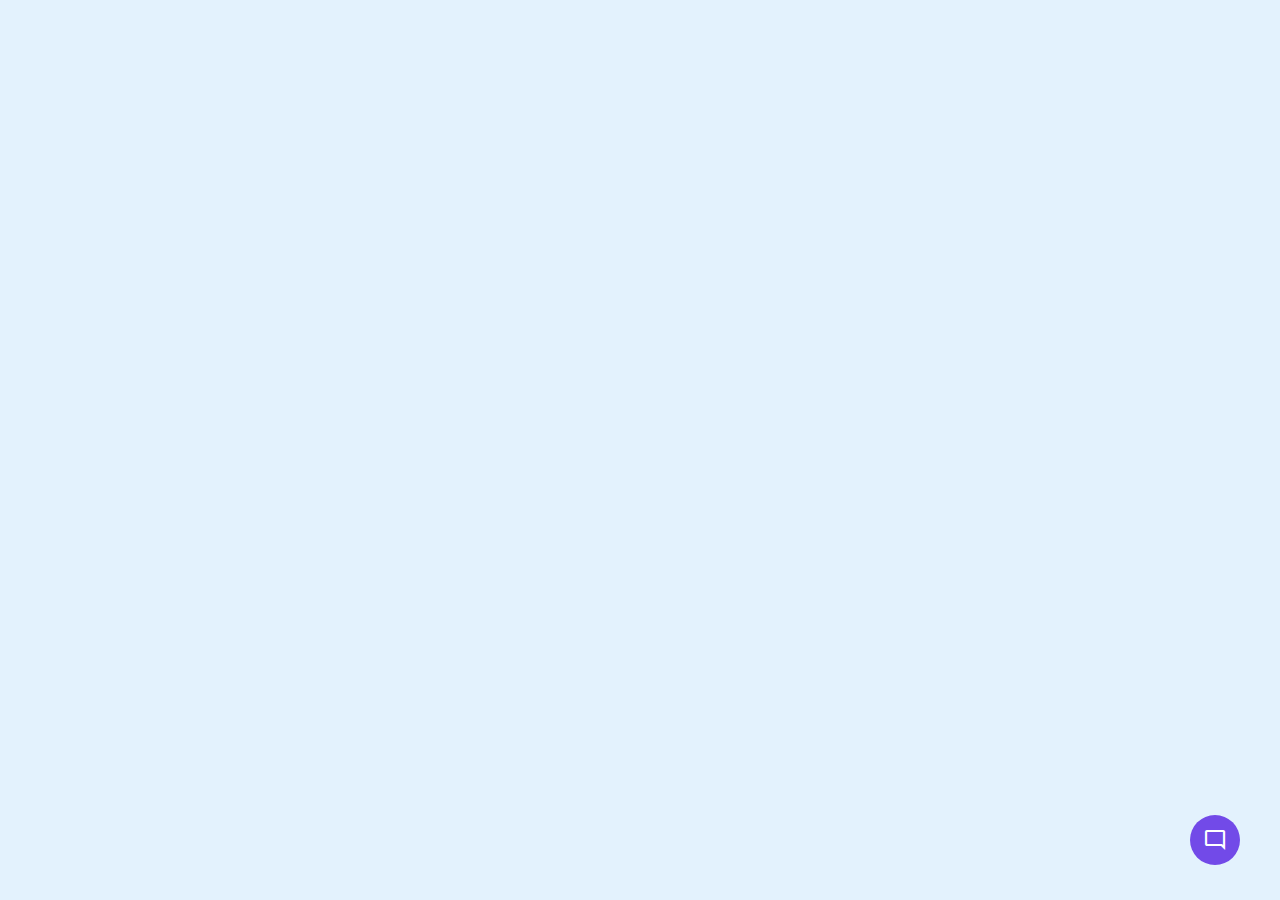
<file: chatbot/index.html>
<!DOCTYPE html>
<html lang="en">
<head>
    <meta charset="UTF-8">
    <meta name="viewport" content="width=device-width, initial-scale=1.0">
    <link rel="stylesheet" href="style.css">
    <link rel="preconnect" href="https://fonts.googleapis.com">
    <link rel="preconnect" href="https://fonts.gstatic.com" crossorigin>
    <link rel="stylesheet" href="https://fonts.googleapis.com/css2?family=Material+Symbols+Outlined:opsz,wght,FILL,GRAD@48,400,0,0" />
    <link href="https://fonts.googleapis.com/css2?family=Be+Vietnam+Pro:wght@400;500;700&family=Montserrat:wght@100&display=swap" rel="stylesheet">
    <title>Chatbot</title>

</head>
<body>
    <button class="chatbot-toggler">
        <span class="material-symbols-outlined">mode_comment</span>
        <span class="material-symbols-outlined">close</span>
    </button>
    <div class="chatbot">
        <header>
            <h2>Chatbot</h2>
            <span class="material-symbols-outlined">close</span>
        </header>
        <ul class="chatbox">
            <li class="chat incoming">
                <span class="material-symbols-outlined">smart_toy</span>
                <p>Hi there 👋 <br> How can I help you today?</p>
            </li>
        </ul>
        <div class="chat-input">
            <textarea placeholder="Enter a message..." required></textarea>
            <span class="material-symbols-outlined" id="send-btn">
                send
            </span>
        </div>
    </div>
    <script src="script.js"></script>
</body>
</html>
</file>
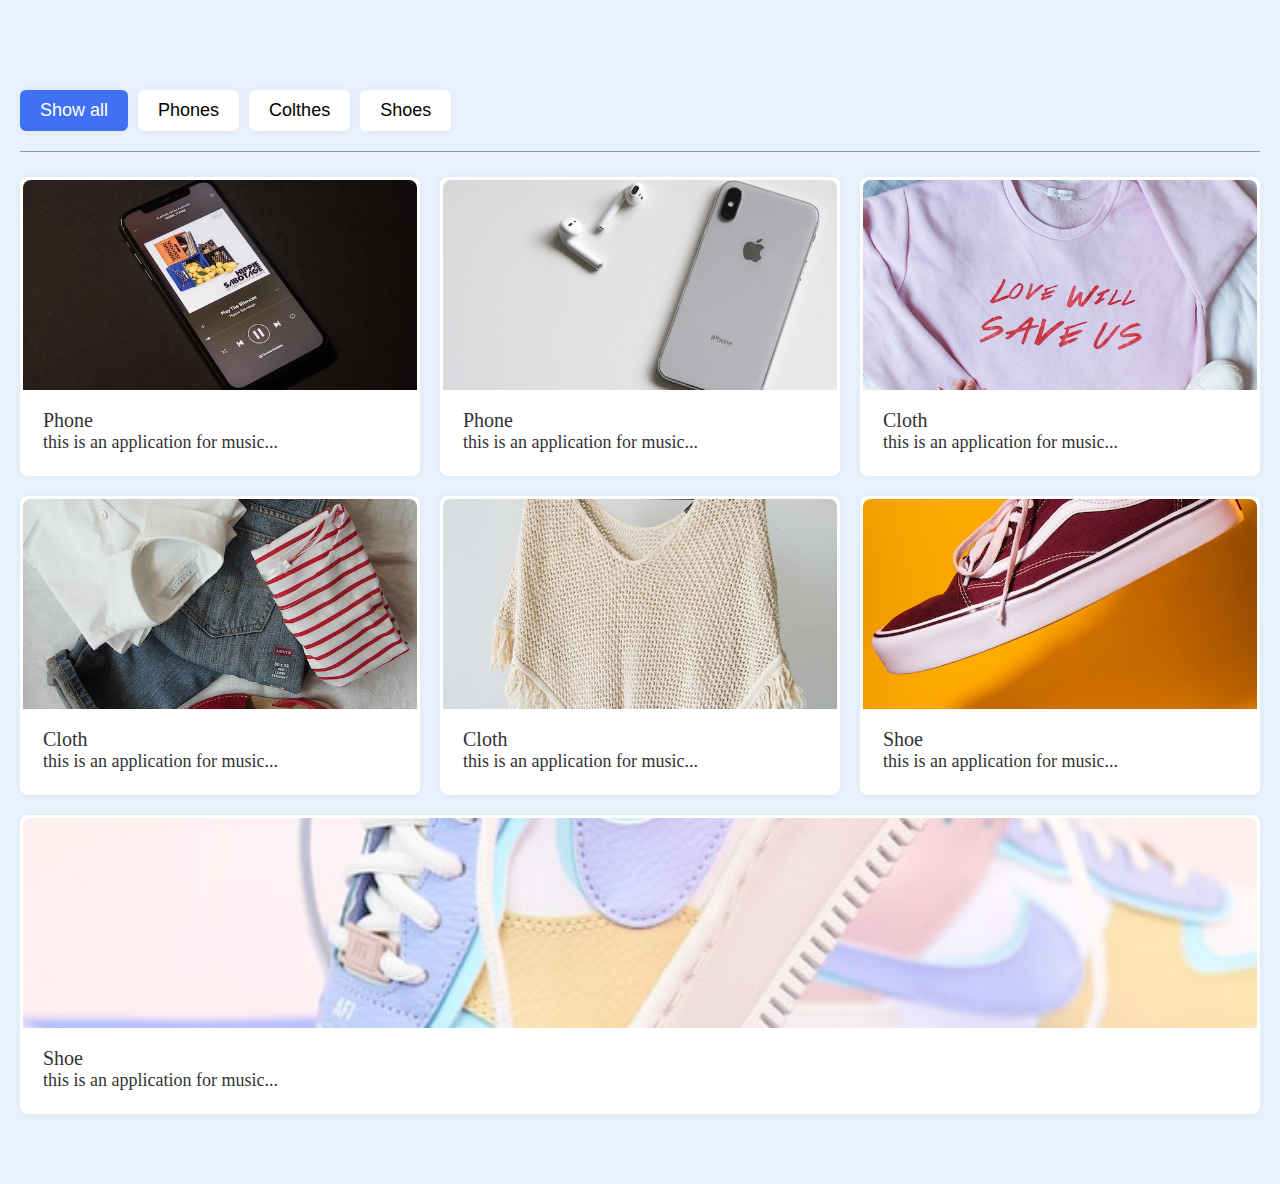
<file: Image-Gallery/index.html>
<!DOCTYPE html>
<html lang="en">
<head>
    <meta charset="UTF-8">
    <meta name="viewport" content="width=device-width, initial-scale=1.0">
    <title>Image-Gallery</title>
    <link rel="stylesheet" href="style.css">
    <script src="script.js" defer></script>
</head>
<body>
    <div class="container">

        <div class="filter_buttons">
            <button class="active" data-name="all">Show all</button>
            <button data-name="phones">Phones</button>
            <button data-name="colthes">Colthes</button>
            <button data-name="shoes">Shoes</button>
        </div>

        <div class="filter_cards">

            <div class="cards" data-name="phones">
                <img src="img/phone-1.jpg" alt="phone">
                <div class="card_body">
                    <h6 class="card_title">Phone</h6>
                    <p class="card_text">this is an application for music...</p>
                </div>
            </div>

            <div class="cards" data-name="phones">
                <img src="img/phone-2.jpg" alt="phone">
                <div class="card_body">
                    <h6 class="card_title">Phone</h6>
                    <p class="card_text">this is an application for music...</p>
                </div>
            </div>

            <div class="cards" data-name="colthes">
                <img src="img/cloth-1.jpg" alt="cloth">
                <div class="card_body">
                    <h6 class="card_title">Cloth</h6>
                    <p class="card_text">this is an application for music...</p>
                </div>
            </div>

            <div class="cards" data-name="colthes">
                <img src="img/cloth-2.jpg" alt="cloth">
                <div class="card_body">
                    <h6 class="card_title">Cloth</h6>
                    <p class="card_text">this is an application for music...</p>
                </div>
            </div>

            <div class="cards" data-name="colthes">
                <img src="img/cloth-3.jpg" alt="cloth">
                <div class="card_body">
                    <h6 class="card_title">Cloth</h6>
                    <p class="card_text">this is an application for music...</p>
                </div>
            </div>

            <div class="cards" data-name="shoes">
                <img src="img/shoe-1.jpg" alt="cloth">
                <div class="card_body">
                    <h6 class="card_title">Shoe</h6>
                    <p class="card_text">this is an application for music...</p>
                </div>
            </div>

            <div class="cards" data-name="shoes">
                <img src="img/shoe-2.jpg" alt="cloth">
                <div class="card_body">
                    <h6 class="card_title">Shoe</h6>
                    <p class="card_text">this is an application for music...</p>
                </div>
            </div>
        </div>

    </div>

    
</body>
</html>
</file>
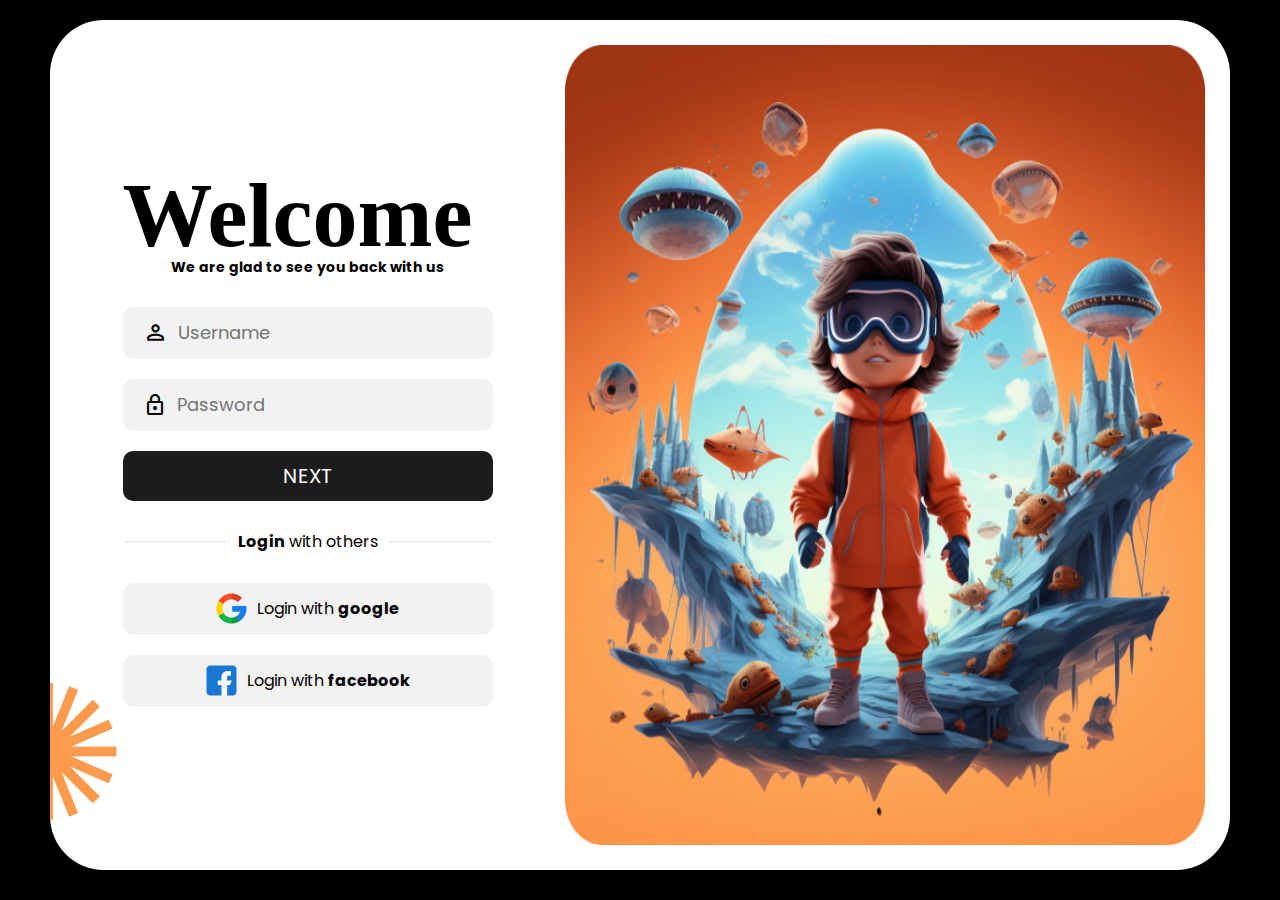
<file: login_page/index.html>
<!DOCTYPE html>
<html lang="en">
<head>
    <meta charset="UTF-8">
    <meta name="viewport" content="width=device-width, initial-scale=1.0">
    <link rel="stylesheet" href="style.css">
    <link rel="stylesheet" href="https://fonts.googleapis.com/css2?family=Material+Symbols+Outlined:opsz,wght,FILL,GRAD@48,400,0,0" />
    <title>Login Page</title>
</head>
<body>
    
    <div class="log_body">

        <div class="container">
            <div class="con_log">
                <div class="head">
                     <h1>Welcome</h1>
                     <p>We are glad to see you back with us</p>
                </div>
                <form action="" method="POST">
     
                     <div class="user">
                        <span class="material-symbols-outlined">
                            person
                        </span>
                        <input type="text" placeholder="Username">
                     </div>
     
                     <div class="password">
                        <span class="material-symbols-outlined">
                            lock
                        </span>
                        <input type="password" placeholder="Password">
                     </div>
     
                     <button type="submit">NEXT</button>
                </form>
     
                <div class="ter_log">
                     <hr>
                     <p><b>Login</b> with others</p>
                </div>
     
                <div class="log_with">
                 <div class="google_div">
                    <img src="./img/google 1.png" alt="">
                    <p>Login with <b>google</b></p>
                 </div>
                 <div class="facebook_div">
                    <img src="./img/facebook 1.png" alt="">
                    <p>Login with <b>facebook</b></p>
                 </div>
                </div>
             </div>
        </div>
       
        <div class="con_img">
            <img src="./img/Rectangle 4.png" alt="">
        </div>
        <img class="vector" src="./img/Vector.png" alt="">
    </div>
</body>
</html>
</file>
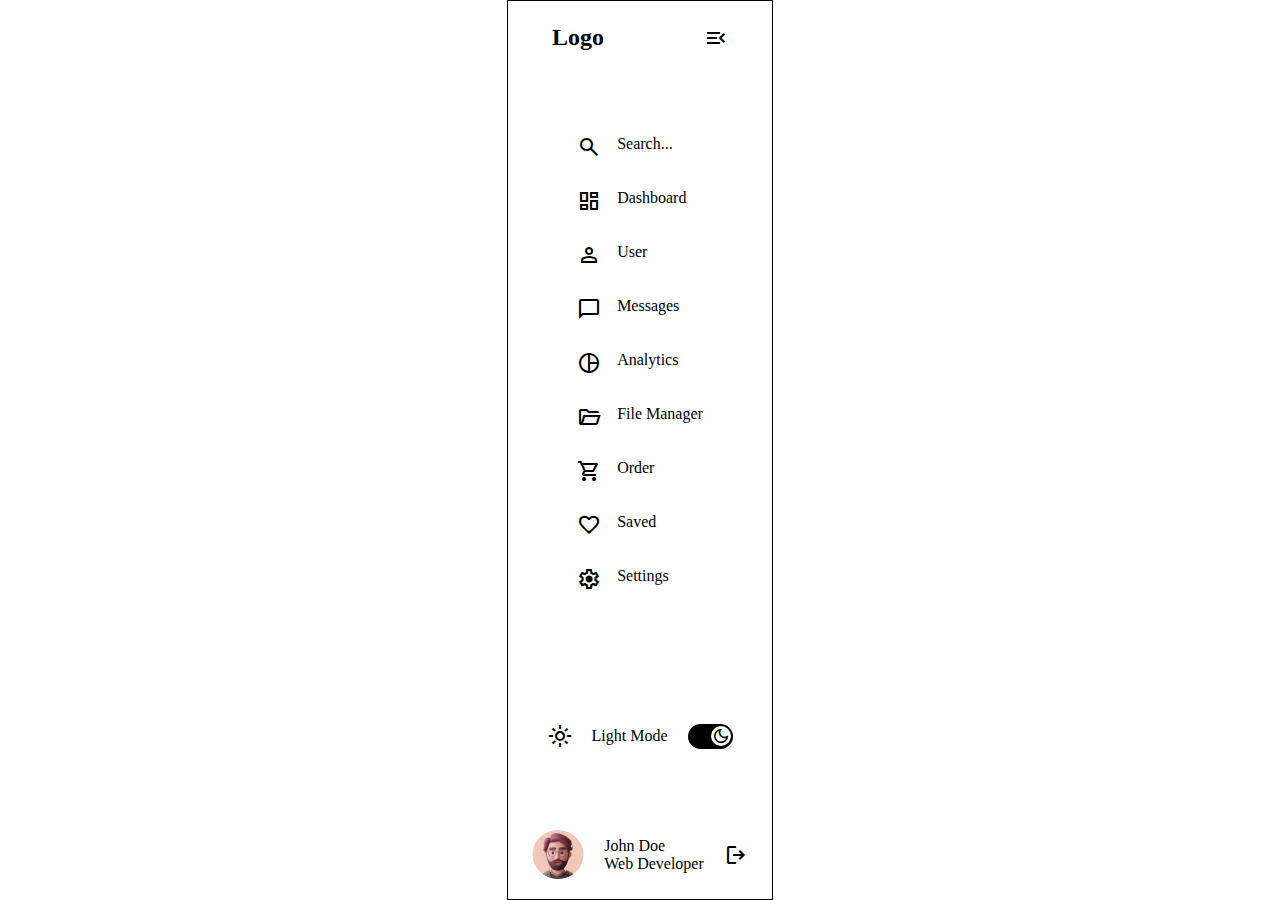
<file: sidebar/index.html>
<!DOCTYPE html>
<html lang="en">
<head>
    <meta charset="UTF-8">
    <meta name="viewport" content="width=device-width, initial-scale=1.0">
    <link rel="stylesheet" href="https://fonts.googleapis.com/css2?family=Material+Symbols+Outlined:opsz,wght,FILL,GRAD@24,400,0,0" />
    <link rel="stylesheet" href="style.css">
    <title>Web</title>
</head>
<body>
    
    <div class="container">

        <div class="log-div">
            <h2 class="" id="logo">Logo</h2>
            <span class="material-symbols-outlined" id="menu">
                menu_open
            </span>
        </div>



        <div class="items-div">
            <div class="search">
                <span class="material-symbols-outlined">
                    search
                </span>
                <p class="">Search...</p>
            </div>
            <div class="dash">
                <span class="material-symbols-outlined">
                    dashboard
                </span>
                <p class="">Dashboard</p>
            </div>
            <div class="user">
                <span class="material-symbols-outlined">
                    person
                </span>
                <p class="">User</p>
            </div>
            <div class="message">
                <span class="material-symbols-outlined">
                    chat_bubble
                </span>
                <p class="">Messages</p>
            </div>
            <div class="analy">
                <span class="material-symbols-outlined">
                    pie_chart
                </span>
                <p class="">Analytics</p>
            </div>
            <div class="file-m">
                <span class="material-symbols-outlined">
                    folder_open
                </span>
                <p class="">File Manager</p>
            </div>
            <div class="order">
                <span class="material-symbols-outlined">
                    shopping_cart
                </span>
                <p class="">Order</p>
            </div>
            <div class="saved">
                <span class="material-symbols-outlined">
                    favorite
                </span>
                <p class="">Saved</p>
            </div>
            <div class="setting">
                <span class="material-symbols-outlined">
                    settings
                </span>
                <p class="">Settings</p>
            </div>
        </div>

        <div class="mode-div" id="btn">
                <span class="material-symbols-outlined" id="icon-mode">
                    light_mode
                </span>
                <p id="pr-text" class="">Light Mode</p>
            <div class="btn">
                <div class="circle change">
                    <span class="material-symbols-outlined dark-btn" id="icon-btn">
                        dark_mode
                    </span>
                </div>
            </div>
        </div>
        
        <div class="profile-div">

                <img src="Pic.jpg" alt="" class="" id="sidebar_img">
                <p class="">John Doe<br>Web Developer</p>
                <span class="material-symbols-outlined">
                    logout
                </span>

        </div>

    </div>

<script src="script.js"></script>
</body>
</html>
</file>
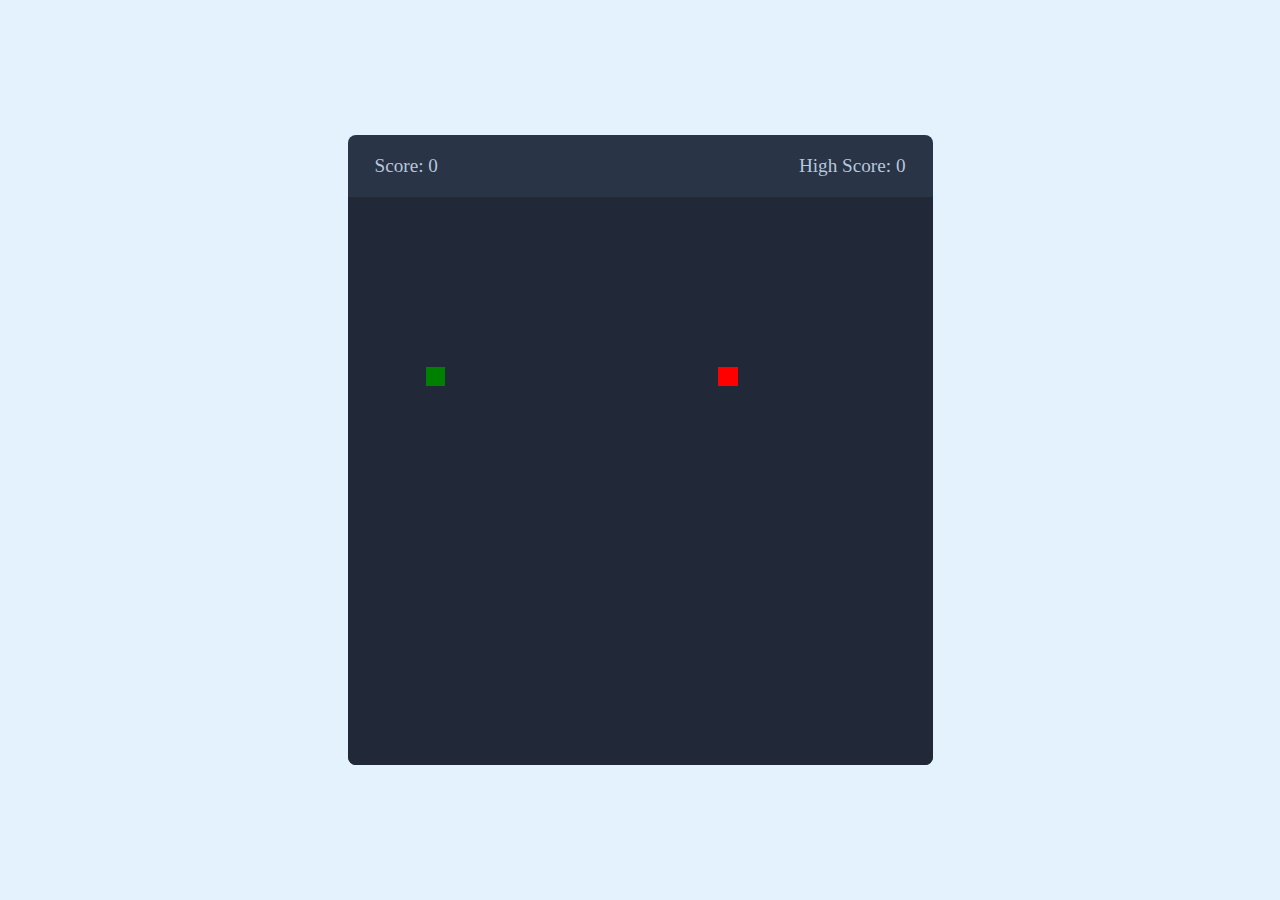
<file: snake-game/index.html>
<!DOCTYPE html>
<html lang="en">
<head>
    <meta charset="UTF-8">
    <meta name="viewport" content="width=, initial-scale=1.0">
    <link rel="stylesheet" href="style.css">
    <link rel="stylesheet" href="https://fonts.googleapis.com/css2?family=Material+Symbols+Outlined:opsz,wght,FILL,GRAD@48,400,0,0" />
    <script src="script.js" defer></script>
    <title>Sanke | game</title>
    
</head>
<body>
    <div class="wrapper">
        <div class="game-details">
          <span class="score">Score: 0</span>
          <span class="high-score">High Score: 0</span>
        </div>
        <div class="play-board"></div>
        <div class="controls">
            <span data-key="ArrowLeft" class="material-symbols-outlined">arrow_back</span>
            <span data-key="ArrowUp" class="material-symbols-outlined">arrow_upward</span>
            <span data-key="ArrowRight" class="material-symbols-outlined">arrow_right_alt</span>
            <span data-key="ArrowDown" class="material-symbols-outlined">arrow_downward</span>

        </div>
    </div>
    <div class="over finish">
        <div class="game-over">Game Over</div>
        <span class="material-symbols-outlined">refresh</span>
    </div>
    
</body>
</html>
</file>
<file: chatbot/style.css>
* {
    margin: 0;
    padding: 0;
    box-sizing: border-box;
    font-family: 'Be Vietnam Pro', sans-serif;
    color: #fff;
}
body {
    background: #E3F2FD;
}
.chatbot-toggler {
    position: fixed;
    right: 40px;
    bottom: 35px;
    width: 50px;
    height: 50px;
    border: none;
    outline: none;
    color: #fff;
    display: flex;
    align-items: center;
    justify-content: center;
    cursor: pointer;
    border-radius: 50%;
    background: #724ae8;
    transition: all 0.2s ease;
}
.show-chatbot .chatbot-toggler {
    transform: rotate(90deg);
}
.show-chatbot .chatbot-toggler span:first-child {
    opacity: 0;
}
.chatbot-toggler span:last-child {
    opacity: 0;
    position: absolute;
}
.show-chatbot .chatbot-toggler span:last-child {
    opacity: 1;
}
.chatbot {
    position: fixed;
    right: 40px;
    bottom: 100px;
    width: 420px;
    overflow: hidden;
    transform: scale(0.5);
    pointer-events: none;
    opacity: 0;
    background: #fff;
    border-radius: 15px;
    box-shadow: 0 0 128px 0 rgba(0, 0, 0, 0.1),
                0 32px 64px -48px rgba(0, 0, 0, 0.5);
    transition: all 0.1s ease;
    transform-origin: bottom;
}
.show-chatbot .chatbot {
    transform: scale(1);
    opacity: 1;
    pointer-events: auto;
}
.chatbot header {
    position: relative;
    background: #724ae8;
    padding: 16px 0;
    text-align: center;
}
.chatbot header p {
    color: #fff;
    font-size: 1.4rem;
}
.chatbot header span {
    position: absolute;
    right: 20px;
    top: 50%;
    cursor: pointer;
    display: none;
    transform: translateY(-50%);
}
.chatbox {
    height: 510px;
    overflow-y: auto;
    padding: 30px 20px 70px;
}
.chatbox .chat {
    display: flex;

}
.chatbox .incoming span {
    height: 32px;
    width: 32px;
    background: #724ae8;
    text-align: center;
    align-self: flex-end;
    line-height: 32px;
    border-radius: 4px;
    margin: 0 10px 7px 0;
}
.chatbox .incoming p.error {
    color: #721c24;
    background: #f8d7da;
}
.chatbox .outgoing {
    justify-content: flex-end;
    margin: 20px 0;
}
.chatbox .chat p {
    max-width: 75%;
    padding: 12px 16px;
    font-size: 0.95rem;
    border-radius: 10px 10px 0 10px;
    background: #724ae8;
}
.chatbox .incoming p {
    background: #f2f2f2;
    color: #000;
    border-radius: 10px 10px 10px 0;

}
.chatbot .chat-input {
    position: absolute;
    bottom: 0;
    width: 100%;
    display: flex;
    gap: 5px;
    background: #fff;
    padding: 5px 20px;
    border-top: 1px solid #ccc;
}
.chat-input textarea {
    height: 55px;
    width: 100%;
    border: none;
    outline: none;
    font-size: 0.95rem;
    resize: none;
    padding: 16px 15px 16px 0;
    color: #000;
    max-height: 180px;
}
.chat-input span {
    height: 55px;
    line-height: 55px;
    color: #724ae8;
    cursor: pointer;
    font-size: 1.35rem;
    visibility: hidden;
}
.chat-input textarea:valid ~ span {
    visibility: visible;
}


/* responsive */
@media(max-width: 490px) {
    .chatbot {
        right: 0;
        bottom: 0;
        width: 100%;
        height: 100%;
        border-radius: 0;
    }
    .chatbot .chatbox {
        height: 90%;
    }
    .chatbot header span {
        display: block;
    }
}
</file>
<file: Image-Gallery/style.css>
* {
    margin: 0;
    padding: 0;
    box-sizing: border-box;
}
body {
    min-height: 100vh;
    background: #e7f2fd;
}
.container {
    position: relative;
    max-width: 1350px;
    width: 100%;
    padding: 20px;
    margin:  50px auto;
}
.filter_buttons {
    position: sticky;
    top: 0px;
    border-bottom: 1px solid #839ab2;
    padding: 20px 0;
    display: flex;
    flex-wrap: wrap;
    align-items: center;
    gap: 10px;
    background: #e7f2fd;
}
button {
    padding: 10px 20px;
    font-size: 18px;
    background: #fff;
    border: none;
    border-radius: 6px;
    cursor: pointer;
    box-shadow: 0 0 10px rgba(0, 0, 0, 0.05);
}
button.active {
    background: #4070f4;
    color: #fff;
}
.filter_cards {
    display: flex;
    margin-top: 25px;
    gap: 20px;
    flex-wrap: wrap;
}
.cards {
    flex-grow: 1;
    flex-basis: 300px;
    background-color: #fff;
    border-radius: 8px;
    padding: 3px;
    box-shadow: 0 0 10px rgba(0, 0, 0, 0.05);
}
.cards.hide {
    display: none;
}
.cards img {
    width: 100%;
    height: 210px;
    object-fit: cover;
    border-radius: 8px 8px 0 0;
}
.card_body {
    padding: 15px 20px 20px;
    color: #333;
}
.card_title {
    font-size: 20px;
    font-weight: 500;
}
.card_text {
    font-size: 18px;
}
</file>
<file: login_page/style.css>
@import url('https://fonts.googleapis.com/css2?family=Be+Vietnam+Pro:wght@400;500;700&family=Montserrat:wght@100&family=Smooch+Sans:wght@500&display=swap');
@import url('https://fonts.googleapis.com/css2?family=Be+Vietnam+Pro:wght@400;500;700&family=Montserrat:wght@100&family=Poppins:wght@200&family=Smooch+Sans:wght@500&display=swap');

*{
    margin: 0;
    padding: 0;
    box-sizing: border-box;
    font-family: 'Poppins';
}
body {
    background: #000000;
    
}
.log_body {
    width: calc(100vw - 100px);
    height: calc(100vh - 50px);
    margin: 20px auto;
    background: #ffffff;
    border-radius: 54px;

    display: flex;
    position: relative;
    overflow: hidden;
}
.container {
    margin: auto;
}
.con_log {
    width: 370px;
    background: #fff;
    margin: auto;

    display: flex;
    flex-direction: column;
    gap: 40px;
}
.head h1 {
font-style: normal;
font-weight: 700;
font-size: 90px;
font-family: 'Smooch';

}
.head p {
    font-size: 14px;
    text-align: center;
    line-height: 0px;
    font-family: 'Poppins';
    font-weight: 700;
}
form {
    display: flex;
    flex-direction: column;
    gap: 20px;
}
form .user, .password {
    height: 52px;
    padding: 0 20px;
    background: #F2F2F2;
    border-radius: 10px;
    display: flex;
    align-items: center;
}
form .user span {
    font-size: 25px;
}
form input {
    width: 294px;
    height: 100%;
    padding-left: 10px;
    border-radius:0 10px 10px 0;
    background: #F2F2F2;
    border: none;
    font-size: 18px;
    font-family: 'Poppins';
}
input:focus {
    outline: none;
}
button {
    height: 50px;
    border: none;
    border-radius: 10px;
    background: #1C1C1C;
    color: #ffffff;
    font-size: 20px;
    cursor: pointer;
}
.ter_log {
    position: relative;
}
.ter_log hr {
    background: #F0EDFF;
    opacity: 0.2;
}
.ter_log p {
    position: absolute;
    top: -12px;
    left: 50%;
    padding: 0 10px;
    transform: translateX(-50%);
    background: #ffffff;
}
.log_with div {
    height: 52px;
    display: flex;
    align-items: center;
    justify-content: center;
    margin-bottom: 20px;
    background: #F2F2F2;
    border-radius: 10px;
    cursor: pointer;
    
}
.log_with div p {
    padding-left: 10px;
}
.con_img img {
    height: calc(100vh - 100px);
    width: calc(50vw);
    margin-top: 25px;
    margin-right: 25px;
}

img.vector {
    display: none;
    position: absolute;
    bottom: 50px;
    left: -2px;
}
@media screen and (max-width: 500px) {
   .log_body{
        width: 100vw;
        height: 100vh;
        margin: 0;
        border-radius: 0;

   } 
}
@media screen and (max-width: 1084px) {
    
    .log_body .con_img img{
        display: none;
    }
}
@media screen and (min-width: 1240px) {
    
    .log_body .vector{
        display: block;
    }
}

@media screen {
    
}
</file>
<file: sidebar/style.css>
*{
    margin: 0;
    padding: 0;
    box-sizing: border-box;
}
.container {
    display: flex;
    flex-direction: column;
    gap: 30px;

    width: 266px;
    height: 100vh;
    margin: auto;
    padding: 20px;
    border: 1px solid;

}
.dark {
    background: #000;
    color: #fff;
}
.log-div {
    display: flex;
    justify-content: center;
    align-items: center;
    width: 100%;
    height: 33px;
}
.log-div h2 {
    margin-right: 100px;
}
.log-div span {
    cursor: pointer;
}

.items-div {
    display: flex;
    flex-direction: column;
    gap: 30px;
    margin: auto;
}
.items-div div {
    display: flex;
}
.items-div div p {
    padding-left: 16px;
}
.mode-div {
    display: flex;
    justify-content: center;
    gap: 20px;
    margin: auto;
    align-items: center;
}
.mode-div div.btn{
    height:25px;
    width: 45px;
    border-radius: 15px;
    font-size: 40px;
    background: #000;
    position: relative;
    cursor: pointer;
}
.dark .btn {
    background: #5f748c !important;
}
.mode-div div.btn .circle{
    width: 20px;
    height: 20px;
    background: #fff;
    border-radius: 50%;
    margin: 0 2px;
    position: absolute;
    top: 2px;
}
.mode-div .change {
    left: 21px;
}
.mode-div div span{
    font-size: 20px;
    position: absolute;
    top: 0px;
    left: 0px;
    color: #000;
}
.hide {
    display: none;
}
.profile-div {
    display: flex;
    align-items: center;
    justify-content: center;
    gap: 20px;
}
.profile-div img {
    border-radius: 50%;
}
</file>
<file: snake-game/style.css>
:root {
    --body-game: #293447;
    --font-color: #B8C6DC;
    --body-page: #E3F2FD;
    --game-body: #212837;
}
* {
    margin: 0;
    padding: 0;
    box-sizing: border-box;
}
body {
    display: flex;
    align-items: center;
    justify-content: center;
    min-height: 100vh;
    background: var(--body-page);
}
.wrapper {
    width: 65vmin;
    height: 70vmin;
    display: flex;
    flex-direction: column;
    overflow: hidden;
    border-radius: 8px;
    background: var(--body-game);
}
.game-details {
    color: var(--font-color);
    font-size: 1.2rem;
    font-weight: 500;
    padding: 20px 27px;
    display: flex;
    justify-content: space-between;
}
.play-board {
    background: var(--game-body);
    width: 100%;
    height: 100%;
    display: grid;
    grid-template: repeat(30, 1fr) / repeat(30, 1fr);
}.controls {
    display: none;
    justify-content: space-between;
}
.controls span{
    color: var(--font-color);
    padding: 25px 0;
    width: calc(100% / 4);
    text-align: center;
    cursor: pointer;
    font-size: 1.3rem;
    border-right: 1px solid #171b26;
}
.over {
    position: absolute;
}
.game-over {
    width: 150px;
    background: #fff;
    text-align: center;
    padding: 20px 10px;
    border-radius: 5px;
    font-size: 1.2rem;
    font-weight: 500;
}
.finish {
    display: none;
}
.over span {
    position: absolute;
    color: #fff;
    font-size: 2.5rem;
    left: 50%;
    transform: translateX(-50%);
    cursor: pointer;
}

@media screen and (max-width: 820px) {
    .wrapper {
        width: 50%;
        height: 500px;
    }
    .controls {
        display: flex;
    }
}
.snake-head {
    background: red;
    width: 50px;
    width: 50px;
}
</file>
